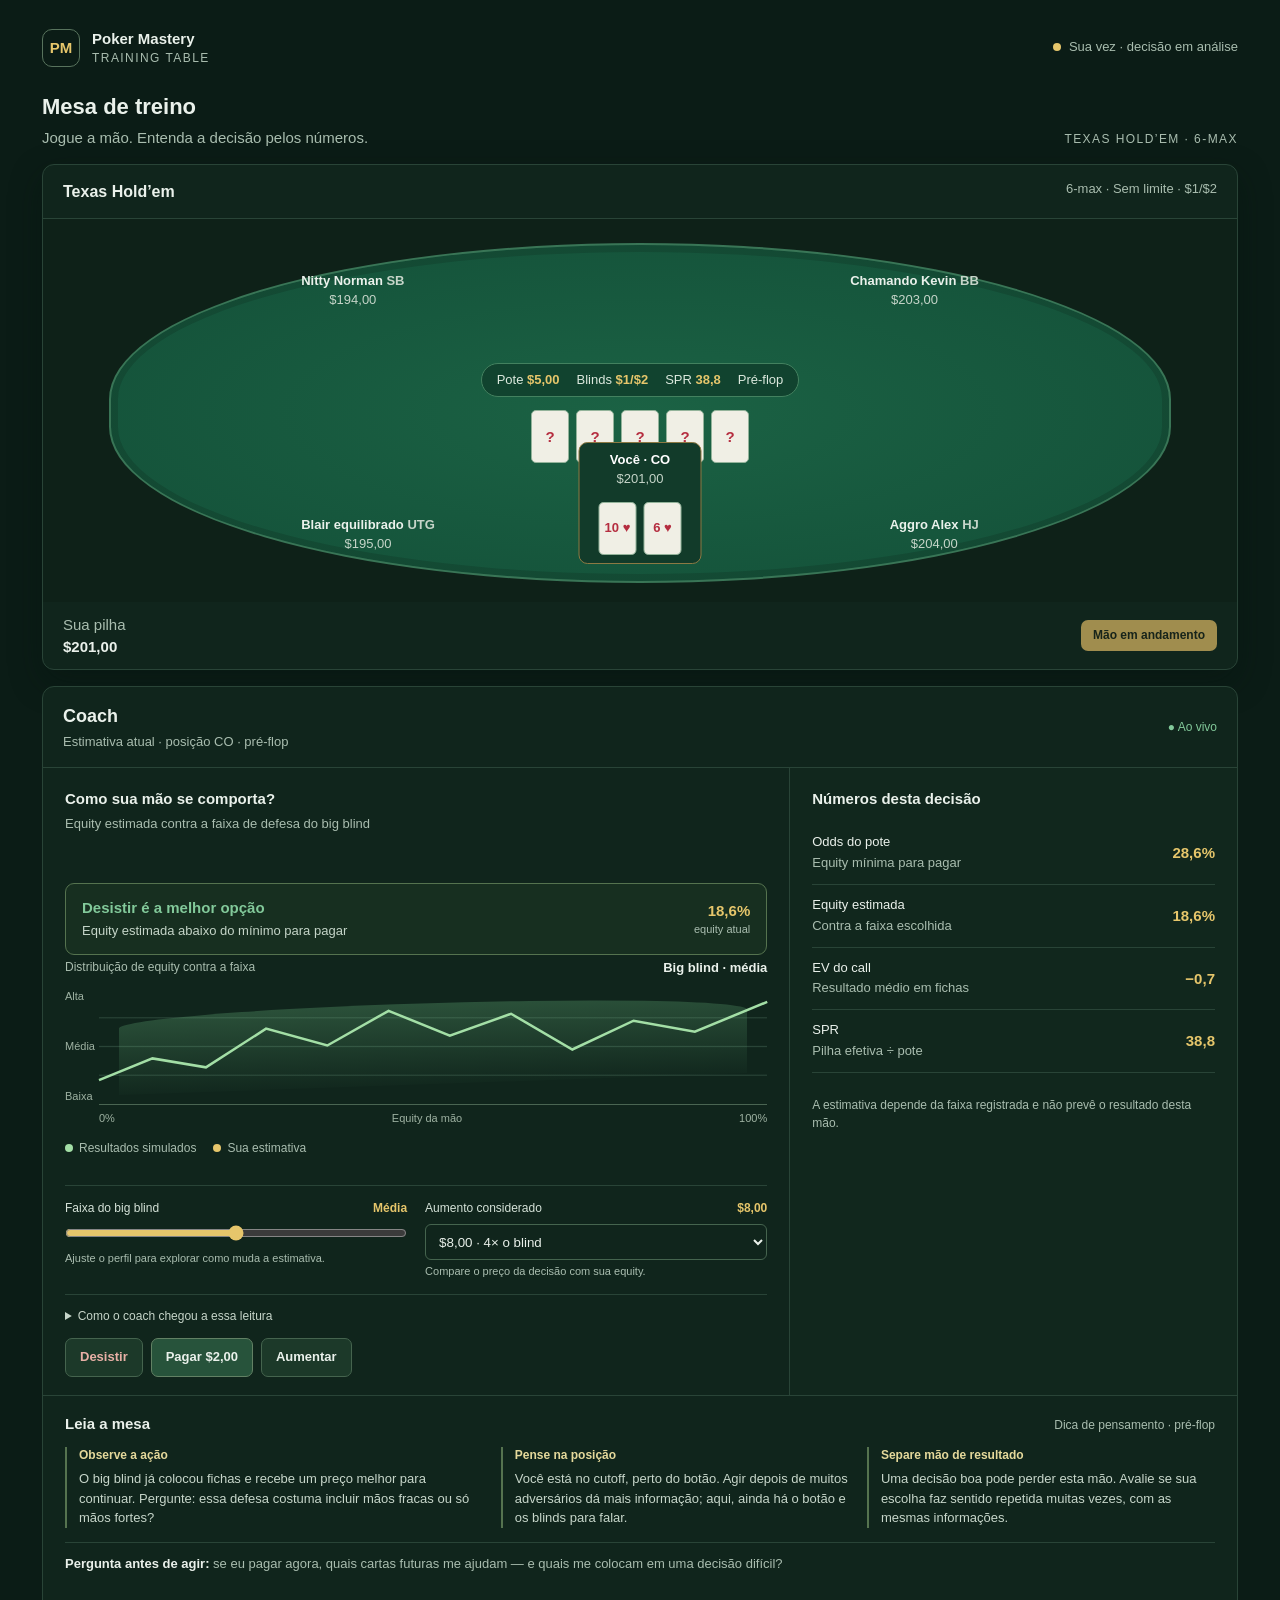
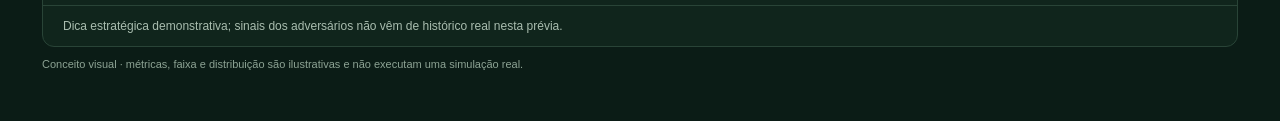
<file: preview-coach.html>
<!doctype html>
<html lang="pt-BR">
<head>
<meta charset="utf-8">
<meta name="viewport" content="width=device-width,initial-scale=1">
<title>Prévia · Coach sob a mesa</title>
<style>
:root{color-scheme:dark;--bg:#0b1c16;--panel:#10251c;--panel-raised:#142d21;--line:#294437;--felt:#15543b;--felt-hi:#1b6244;--ink:#eaf1eb;--muted:#a9bdaf;--gold:#e6c66b;--green:#82c99a;--blue:#95bdcc;--red:#e8a69d;--r:12px}
*{box-sizing:border-box}body{margin:0;background:var(--bg);color:var(--ink);font:15px/1.45 "Segoe UI",Arial,sans-serif}button{font:inherit;color:inherit}.shell{max-width:1260px;margin:auto;padding:28px 32px 48px}.top{display:flex;align-items:center;justify-content:space-between;padding-bottom:24px}.brand{display:flex;align-items:center;gap:12px}.mark{width:38px;height:38px;display:grid;place-items:center;border:1px solid #58735d;border-radius:10px;color:var(--gold);font-weight:800}.brand strong,.brand small{display:block}.brand small,.eyebrow{font-size:12px;letter-spacing:.12em;color:var(--muted)}.status{font-size:13px;color:var(--muted)}.status i{display:inline-block;width:8px;height:8px;border-radius:50%;background:var(--gold);margin-right:8px}.title-row{display:flex;justify-content:space-between;align-items:end;margin:0 0 15px}.title-row h1{font-size:22px;margin:0}.title-row p{margin:4px 0 0;color:var(--muted)}.table{overflow:hidden;border:1px solid var(--line);border-radius:var(--r);background:var(--panel);box-shadow:0 12px 32px #06140e66}.table-head{display:flex;justify-content:space-between;padding:15px 20px;border-bottom:1px solid var(--line)}.table-head strong{font-size:16px}.table-head span{color:var(--muted);font-size:13px}.felt-wrap{padding:24px 5.5% 19px;background:#0e2118}.felt{position:relative;min-height:340px;border:2px solid #397556;border-radius:50% / 46%;background:radial-gradient(ellipse at center,var(--felt-hi),var(--felt) 75%);box-shadow:inset 0 0 0 7px #0e211833;display:grid;place-items:center}.seat{position:absolute;text-align:center;font-size:13px}.seat strong{display:block}.seat span{color:#c6d5c9}.s1{top:8%;left:18%}.s2{top:8%;right:18%}.s3{bottom:8%;left:18%}.s4{bottom:8%;right:18%}.hero{bottom:5%;left:50%;transform:translateX(-50%);padding:8px 19px;border:1px solid #8c7943;border-radius:9px;background:#123b2a}.hero strong{color:#fff}.center{text-align:center}.pot{display:inline-flex;gap:17px;padding:7px 15px;border:1px solid #43815f;border-radius:24px;background:#11432f;color:#dce9de;font-size:13px}.pot b{color:var(--gold)}.cards{display:flex;gap:7px;justify-content:center;margin-top:13px}.card{width:38px;height:53px;border:1px solid #93b39a;border-radius:5px;background:#f0efe5;color:#b52e40;display:grid;place-items:center;font-weight:800} .card.back{color:transparent}.card.back{background:linear-gradient(135deg,#285b43,#477957);color:transparent} .hero .card{color:#b52e40}.table-foot{display:flex;justify-content:space-between;align-items:center;padding:12px 20px;color:var(--muted)}.table-foot b{color:var(--ink)}.pill{padding:7px 12px;border-radius:7px;background:#a08d4e;color:#17241a;font-size:12px;font-weight:700}.coach{margin-top:16px;border:1px solid var(--line);border-radius:var(--r);background:var(--panel);overflow:hidden}.coach-head{display:flex;justify-content:space-between;align-items:center;padding:16px 20px;border-bottom:1px solid var(--line)}.coach-head h2{margin:0;font-size:18px}.coach-head p{margin:3px 0 0;color:var(--muted);font-size:13px}.live{color:var(--green);font-size:12px}.coach-main{display:grid;grid-template-columns:minmax(0,1.5fr) minmax(260px,.9fr)}.analysis{padding:20px 22px 18px}.analysis h3,.metrics h3{margin:0 0 5px;font-size:15px}.analysis .sub{margin:0;color:var(--muted);font-size:13px}.chart{margin-top:18px;padding:15px 16px 12px;border:0;border-radius:0;background:transparent}.chart-top{display:flex;justify-content:space-between;align-items:center;font-size:12px;color:var(--muted)}.chart-top b{color:var(--ink);font-size:13px}.plot{position:relative;height:116px;margin:12px 0 5px 34px;border-bottom:1px solid #4a6552;background:linear-gradient(to bottom,transparent 24%,#294437 25%,transparent 26%,transparent 49%,#294437 50%,transparent 51%,transparent 74%,#294437 75%,transparent 76%)}.ylabel{position:absolute;left:-34px;top:0;height:100%;display:flex;flex-direction:column;justify-content:space-between;color:#9eb2a2;font-size:11px}.area{position:absolute;left:3%;right:3%;top:12%;height:70%;background:linear-gradient(180deg,#74c88a44,#74c88a05);border-top:2px solid #a3dfa6;border-radius:44% 56% 0 0 / 18% 22% 0 0;transform:skewY(-2deg);border-top:0}.line{position:absolute;inset:0;width:100%;height:100%;overflow:visible}.line polyline{fill:none;stroke:#a3dfa6;stroke-width:2.5;vector-effect:non-scaling-stroke}.axis{display:flex;justify-content:space-between;margin:6px 0 0 34px;color:#9eb2a2;font-size:11px}.chart-legend{display:flex;gap:17px;margin-top:13px;color:var(--muted);font-size:12px}.dot{display:inline-block;width:8px;height:8px;border-radius:50%;background:#a3dfa6;margin-right:6px}.dot.gold{background:var(--gold)}.lesson{margin-top:15px;padding-top:13px;border-top:1px solid var(--line);color:#d0ded3;font-size:13px}.lesson b{color:var(--gold)}.metrics{padding:20px 22px;border-left:1px solid var(--line);background:#11271d}.metrics h3{margin-bottom:12px}.metric{display:flex;justify-content:space-between;gap:16px;padding:11px 0;border-bottom:1px solid #294437}.metric div{display:grid;gap:2px}.metric span{font-size:13px}.metric small{color:var(--muted);font-size:13px}.metric b{align-self:center;color:var(--gold);font-size:15px;font-variant-numeric:tabular-nums}.note{margin-top:13px;padding:10px 0 0;color:var(--muted);font-size:12px;line-height:1.5}.coach-tail{padding:11px 20px;border-top:1px solid var(--line);color:var(--muted);font-size:12px}.actions{display:flex;gap:8px;flex-wrap:wrap;margin-top:13px}.actions button{background:#1c3929;border:1px solid #45644e;border-radius:7px;padding:9px 14px;font-weight:700;font-size:13px}.actions .call{background:#27533b;border-color:#628164}.actions .fold{color:#e8b0a6}.verdict{display:flex;align-items:center;justify-content:space-between;gap:18px;padding:13px 16px;margin:16px 0 4px;border:1px solid #55734f;border-radius:9px;background:#172f20}.verdict-copy strong{display:block;color:var(--green);font-size:15px}.verdict-copy span{display:block;margin-top:3px;color:#c5d5c8;font-size:13px}.edge{flex:none;text-align:right}.edge b,.edge span{display:block}.edge b{color:var(--gold);font-size:15px;font-variant-numeric:tabular-nums}.edge span{color:var(--muted);font-size:11px}.controls{display:grid;grid-template-columns:1fr 1fr;gap:12px 18px;margin-top:15px;padding:14px 0;border-block:1px solid var(--line)}.control label{display:flex;justify-content:space-between;gap:10px;color:#d5e2d8;font-size:12px}.control output{color:var(--gold);font-weight:700}.control input{width:100%;margin:8px 0 0;accent-color:var(--gold)}.control select{width:100%;min-height:36px;margin-top:7px;padding:6px 9px;border:1px solid #45644e;border-radius:6px;background:#10251c;color:var(--ink)}.hint{margin:4px 0 0;color:var(--muted);font-size:11px}.details{margin-top:13px}.details summary{width:max-content;color:#c6d5c9;font-size:12px;cursor:pointer;text-underline-offset:3px}.details summary:focus-visible,.control input:focus-visible,.control select:focus-visible,.actions button:focus-visible{outline:2px solid var(--gold);outline-offset:3px}.details[open] .lesson{margin-top:11px}.chart{padding:15px 0 12px}.coach-tail{line-height:1.5}.disclaimer{margin:10px 0 0;color:#8da394;font-size:11px}
@media(max-width:760px){.shell{padding:18px 14px 30px}.top{padding-bottom:18px}.title-row{align-items:start;flex-direction:column;gap:8px}.felt-wrap{padding:20px 10px}.felt{min-height:290px;border-radius:45% / 42%}.seat{font-size:12px}.s1,.s3{left:8%}.s2,.s4{right:8%}.coach-main{grid-template-columns:1fr}.metrics{border-left:0;border-top:1px solid var(--line)}.analysis{padding:17px}.metrics{padding:17px}.status{font-size:12px}}
@media(max-width:430px){.brand small{font-size:10px}.table-head{padding:13px}.felt{min-height:260px}.seat{font-size:11px}.pot{gap:9px;font-size:12px;padding:6px 9px}.card{width:30px;height:43px}.analysis h3{font-size:14px}.chart{padding:12px}.coach-head{padding:14px}}
.table-reading{padding:17px 22px 18px;border-top:1px solid var(--line);background:#10251c}.reading-head{display:flex;align-items:baseline;justify-content:space-between;gap:12px}.reading-head h3{margin:0;font-size:15px}.reading-head span{color:var(--muted);font-size:12px}.reading-grid{display:grid;grid-template-columns:1.2fr 1fr 1fr;gap:18px;margin-top:12px}.reading-item{padding-left:12px;border-left:2px solid #55734f}.reading-item strong{display:block;color:#e5d99b;font-size:12px}.reading-item p{margin:5px 0 0;color:#c7d6ca;font-size:13px;line-height:1.5}.ask-yourself{margin-top:14px;padding-top:12px;border-top:1px solid var(--line);color:var(--muted);font-size:13px}.ask-yourself b{color:var(--ink)}@media(max-width:760px){.reading-grid{grid-template-columns:1fr;gap:12px}.table-reading{padding:16px 17px}}\n</style>
</head>
<body><main class="shell">
<header class="top"><div class="brand"><span class="mark">PM</span><span><strong>Poker Mastery</strong><small>TRAINING TABLE</small></span></div><span class="status"><i></i>Sua vez · decisão em análise</span></header>
<div class="title-row"><div><h1>Mesa de treino</h1><p>Jogue a mão. Entenda a decisão pelos números.</p></div><span class="eyebrow">TEXAS HOLD’EM · 6-MAX</span></div>
<section class="table" aria-label="Mesa de poker demonstrativa"><header class="table-head"><strong>Texas Hold’em</strong><span>6-max · Sem limite · $1/$2</span></header><div class="felt-wrap"><div class="felt">
<div class="seat s1"><strong>Nitty Norman <span>SB</span></strong><span>$194,00</span></div><div class="seat s2"><strong>Chamando Kevin <span>BB</span></strong><span>$203,00</span></div><div class="seat s3"><strong>Blair equilibrado <span>UTG</span></strong><span>$195,00</span></div><div class="seat s4"><strong>Aggro Alex <span>HJ</span></strong><span>$204,00</span></div>
<div class="center"><div class="pot"><span>Pote <b>$5,00</b></span><span>Blinds <b>$1/$2</b></span><span>SPR <b>38,8</b></span><span>Pré-flop</span></div><div class="cards"><span class="card">?</span><span class="card">?</span><span class="card">?</span><span class="card">?</span><span class="card">?</span></div></div><div class="seat hero"><strong>Você · CO</strong><span>$201,00</span><div class="cards"><span class="card">10 ♥</span><span class="card">6 ♥</span></div></div>
</div></div><footer class="table-foot"><span>Sua pilha<br><b>$201,00</b></span><span class="pill">Mão em andamento</span></footer></section>
<section class="coach" aria-labelledby="coach-title"><header class="coach-head"><div><h2 id="coach-title">Coach</h2><p>Estimativa atual · posição CO · pré-flop</p></div><span class="live">● Ao vivo</span></header><div class="coach-main"><div class="analysis"><h3>Como sua mão se comporta?</h3><p class="sub">Equity estimada contra a faixa de defesa do big blind</p><div class="chart"><div class="verdict"><div class="verdict-copy"><strong id="recommendation">Desistir é a melhor opção</strong><span>Equity estimada abaixo do mínimo para pagar</span></div><div class="edge"><b id="equity-value">18,6%</b><span>equity atual</span></div></div><div class="chart-top"><span>Distribuição de equity contra a faixa</span><b id="chart-range">Big blind · média</b></div><div class="plot"><div class="ylabel"><span>Alta</span><span>Média</span><span>Baixa</span></div><div class="area"></div><svg class="line" viewBox="0 0 600 116" preserveAspectRatio="none" aria-label="Gráfico ilustrativo da distribuição de equity"><polyline points="0,92 48,70 96,79 150,40 205,57 260,22 315,47 370,25 425,61 480,32 535,43 600,13"/></svg></div><div class="axis"><span>0%</span><span>Equity da mão</span><span>100%</span></div><div class="chart-legend"><span><i class="dot"></i>Resultados simulados</span><span><i class="dot gold"></i>Sua estimativa</span></div></div><div class="controls"><div class="control"><label for="range">Faixa do big blind <output id="range-value">Média</output></label><input id="range" type="range" min="0" max="2" value="1" aria-describedby="range-hint"><p class="hint" id="range-hint">Ajuste o perfil para explorar como muda a estimativa.</p></div><div class="control"><label for="raise">Aumento considerado <output id="raise-value">$8,00</output></label><select id="raise"><option value="8">$8,00 · 4× o blind</option><option value="6">$6,00 · 3× o blind</option><option value="10">$10,00 · 5× o blind</option></select><p class="hint">Compare o preço da decisão com sua equity.</p></div></div><details class="details"><summary>Como o coach chegou a essa leitura</summary><p class="lesson"><b>Odds do pote</b> indicam a equity mínima necessária para pagar. A estimativa atual fica abaixo desse limiar; por isso, desistir evita um call negativo no modelo.</p></details><div class="actions"><button class="fold">Desistir</button><button class="call">Pagar $2,00</button><button>Aumentar</button></div></div><aside class="metrics"><h3>Números desta decisão</h3><div class="metric"><div><span>Odds do pote</span><small>Equity mínima para pagar</small></div><b>28,6%</b></div><div class="metric"><div><span>Equity estimada</span><small>Contra a faixa escolhida</small></div><b>18,6%</b></div><div class="metric"><div><span>EV do call</span><small>Resultado médio em fichas</small></div><b>−0,7</b></div><div class="metric"><div><span>SPR</span><small>Pilha efetiva ÷ pote</small></div><b>38,8</b></div><div class="note">A estimativa depende da faixa registrada e não prevê o resultado desta mão.</div></aside></div><section class="table-reading" aria-labelledby="reading-title"><div class="reading-head"><h3 id="reading-title">Leia a mesa</h3><span>Dica de pensamento · pré-flop</span></div><div class="reading-grid"><article class="reading-item"><strong>Observe a ação</strong><p>O big blind já colocou fichas e recebe um preço melhor para continuar. Pergunte: essa defesa costuma incluir mãos fracas ou só mãos fortes?</p></article><article class="reading-item"><strong>Pense na posição</strong><p>Você está no cutoff, perto do botão. Agir depois de muitos adversários dá mais informação; aqui, ainda há o botão e os blinds para falar.</p></article><article class="reading-item"><strong>Separe mão de resultado</strong><p>Uma decisão boa pode perder esta mão. Avalie se sua escolha faz sentido repetida muitas vezes, com as mesmas informações.</p></article></div><p class="ask-yourself"><b>Pergunta antes de agir:</b> se eu pagar agora, quais cartas futuras me ajudam — e quais me colocam em uma decisão difícil?</p></section><footer class="coach-tail">Dica estratégica demonstrativa; sinais dos adversários não vêm de histórico real nesta prévia.</footer></section>
<p class="disclaimer">Conceito visual · métricas, faixa e distribuição são ilustrativas e não executam uma simulação real.</p>
</main><script>const range=document.querySelector("#range"),profileName=document.querySelector("#range-value"),chartRange=document.querySelector("#chart-range"),eq=document.querySelector("#equity-value"),mEq=document.querySelector(".metric:nth-of-type(2) b"),odds=document.querySelector(".metric:first-of-type b"),ev=document.querySelector(".metric:nth-of-type(3) b"),rec=document.querySelector("#recommendation"),raise=document.querySelector("#raise"),raiseValue=document.querySelector("#raise-value");const profiles=[{name:"Fechada",equity:24.1},{name:"Média",equity:18.6},{name:"Ampla",equity:14.2}];function update(){const p=profiles[Number(range.value)],price=Number(raise.value),minimum=price===6?25:price===10?33.3:28.6;profileName.value=p.name;chartRange.textContent="Big blind · "+p.name.toLowerCase();eq.textContent=p.equity.toFixed(1).replace(".",",")+"%";mEq.textContent=eq.textContent;odds.textContent=minimum.toFixed(1).replace(".",",")+"%";ev.textContent=p.equity>=minimum?"+0,3":"−0,7";rec.textContent=p.equity>=minimum?"Pagar é uma opção viável":"Desistir é a melhor opção";raiseValue.value="$"+price.toFixed(2).replace(".",",");}range.addEventListener("input",update);raise.addEventListener("change",update);update();</script></body></html>
</file>
